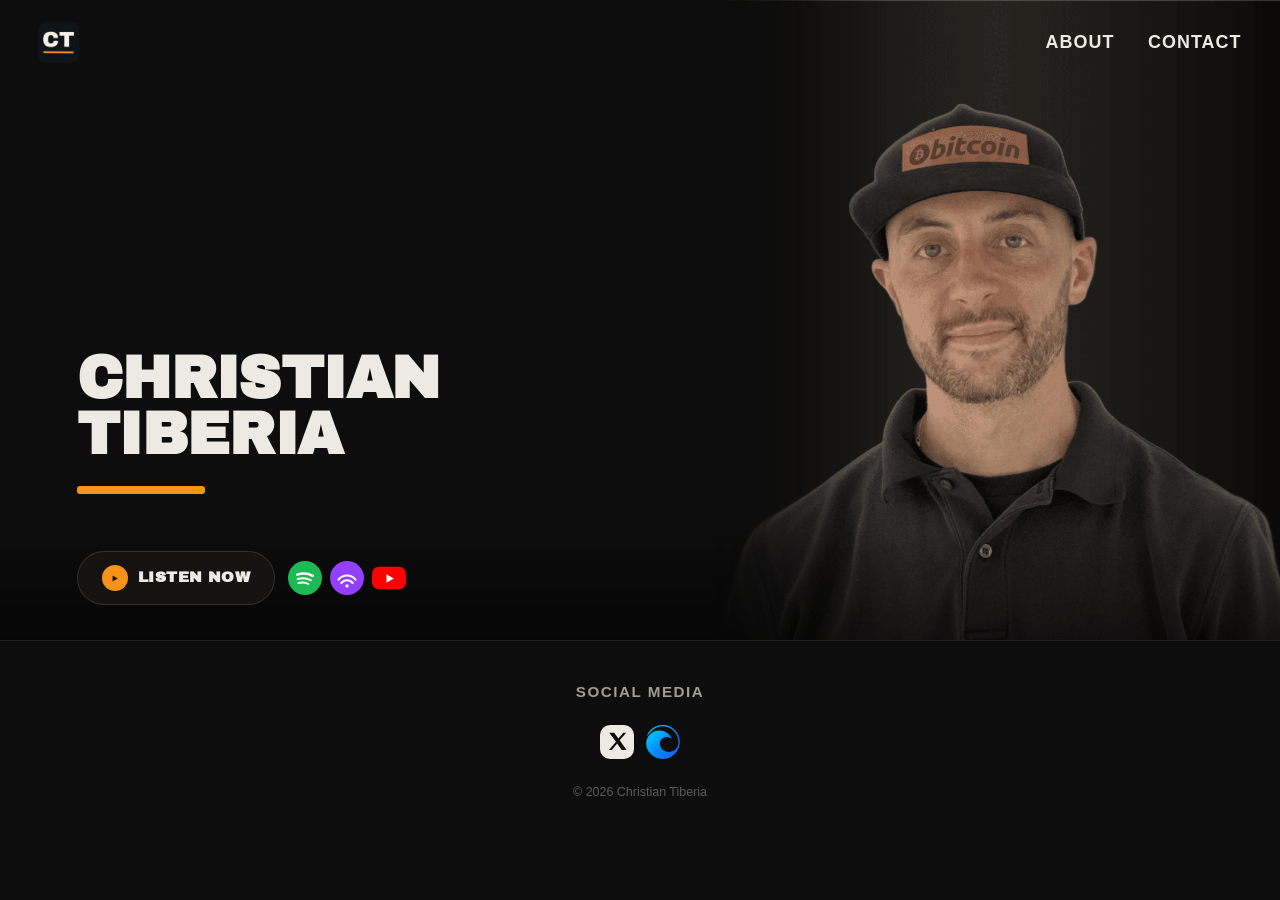
<file: index.html>
<!DOCTYPE html>
<html lang="en">
<head>
  <meta charset="UTF-8" />
  <meta name="viewport" content="width=device-width, initial-scale=1.0" />
  <title>Christian Tiberia</title>
  <link rel="icon" type="image/png" href="images/CT Monogram.png" />
  <link rel="stylesheet" href="style.css?v=23" />
  <link rel="preconnect" href="https://fonts.googleapis.com" />
  <link rel="preconnect" href="https://fonts.gstatic.com" crossorigin />
  <link href="https://fonts.googleapis.com/css2?family=Archivo+Black&display=swap" rel="stylesheet" />
  <style>
    .hero {
      position: relative;
      width: 100%;
      min-height: min(72vh, 640px);
      overflow: hidden;
      display: flex;
      flex-direction: column;
    }
    .hero-photo {
      position: absolute;
      top: 0; right: 0; bottom: 0;
      width: 44%;
      background-image: url("images/Christian Black.png");
      background-repeat: no-repeat;
      background-size: cover;
      background-position: center 14%;
      filter: sepia(0.4) saturate(1.15) brightness(0.85) contrast(1.05);
      -webkit-mask-image: linear-gradient(90deg, transparent 0%, black 30%);
      mask-image: linear-gradient(90deg, transparent 0%, black 30%);
    }
    .hero-main {
      position: relative;
      z-index: 2;
      flex: 1 1 auto;
      display: flex;
      flex-direction: column;
      justify-content: flex-end;
      width: 56%;
      max-width: 760px;
      padding: 0 1rem 2.2rem 6vw;
    }
    .hero-name {
      font-family: var(--font-display);
      font-weight: 900;
      color: var(--white);
      font-size: clamp(2.2rem, 4.6vw, 5.6rem);
      line-height: 0.95;
      letter-spacing: -0.01em;
    }
    .hero-main .rule {
      width: clamp(120px, 10vw, 220px);
      height: clamp(7px, .6vw, 11px);
      margin-top: clamp(1.1rem, 1.8vw, 2rem);
    }
    .hero-bottombar {
      position: relative;
      z-index: 2;
      flex: 0 0 auto;
      padding: 1.4rem 6vw 2.2rem;
      background: linear-gradient(0deg, rgba(0,0,0,.6) 0%, rgba(0,0,0,.25) 65%, transparent 100%);
      display: flex;
      flex-direction: column;
      gap: .9rem;
    }

    @media (max-width: 760px) {
      .hero { min-height: auto; }
      .site-nav { padding: .8rem 1.2rem; }
      .hero-photo {
        position: relative;
        width: 100%;
        aspect-ratio: 1080 / 691;
        height: auto;
        margin-top: 1.4rem;
        background-image: url("images/Christian Mobile Hero.png");
        background-position: center center;
        -webkit-mask-image: linear-gradient(180deg, black 92%, transparent 100%);
        mask-image: linear-gradient(180deg, black 92%, transparent 100%);
      }
      .hero-main {
        width: 100%;
        max-width: none;
        align-items: center;
        text-align: center;
        padding: 1.2rem 1.6rem 0;
      }
      .hero-main .rule { margin-left: auto; margin-right: auto; }
      .hero-bottombar {
        align-items: center;
        padding: .5rem 1.6rem 1.1rem;
        background: none;
      }
      .cta-row, .social-row { justify-content: center; }
    }
  </style>
</head>
<body>

<div class="hero">
  <nav class="site-nav">
    <a href="index.html" class="nav-mark"><img src="images/CT Monogram.png" alt="Christian Tiberia — home" /></a>
    <div class="nav-links">
      <a href="about.html">About</a>
      <a href="contact.html">Contact</a>
    </div>
  </nav>

  <div class="hero-photo"></div>

  <div class="hero-main">
    <div class="hero-name">CHRISTIAN<br>TIBERIA</div>
    <div class="rule"></div>
  </div>

  <div class="hero-bottombar">
    <div class="cta-row">
      <a class="btn-listen" href="https://open.spotify.com/show/033JaxbUq8nbgeIhdgVE8Z" target="_blank" rel="noopener">
        <span class="play"><svg width="12" height="12" viewBox="0 0 24 24"><path d="M8 5.5v13l11-6.5z" fill="#150e05"/></svg></span>
        LISTEN NOW
      </a>
      <div class="platform-icons">
        <a href="https://open.spotify.com/show/033JaxbUq8nbgeIhdgVE8Z" target="_blank" rel="noopener" aria-label="Listen on Spotify">
          <svg viewBox="0 0 24 24"><circle cx="12" cy="12" r="12" fill="#1DB954"/><path d="M6.5 9.6c3.8-1.1 8-.8 11 .9" stroke="#fff" stroke-width="1.7" fill="none" stroke-linecap="round"/><path d="M6.8 12.7c3.1-.8 6.6-.6 9.2.8" stroke="#fff" stroke-width="1.5" fill="none" stroke-linecap="round"/><path d="M7.2 15.6c2.5-.6 5.2-.5 7.2.6" stroke="#fff" stroke-width="1.3" fill="none" stroke-linecap="round"/></svg>
        </a>
        <a href="https://podcasts.apple.com/us/podcast/the-christian-tiberia-podcast/id6787177153" target="_blank" rel="noopener" aria-label="Listen on Apple Podcasts">
          <svg viewBox="0 0 24 24"><circle cx="12" cy="12" r="12" fill="#933FFE"/><path d="M8 15.5a5.2 5.2 0 0 1 8 0" stroke="#fff" stroke-width="1.5" fill="none" stroke-linecap="round"/><path d="M6 13.2a7.6 7.6 0 0 1 12 0" stroke="#fff" stroke-width="1.4" fill="none" stroke-linecap="round"/><circle cx="12" cy="17.6" r="1.15" fill="#fff"/></svg>
        </a>
        <a href="https://www.youtube.com/@christiantiberia" target="_blank" rel="noopener" aria-label="Watch on YouTube">
          <svg viewBox="0 0 24 24"><rect x="0" y="4" width="24" height="16" rx="5" fill="#FF0000"/><path d="M10.2 9.3l5.2 3-5.2 3z" fill="#fff"/></svg>
        </a>
      </div>
    </div>
  </div>
</div>

<footer>
  <div class="footer-social">
    <div class="social-label">Social Media</div>
    <div class="social-row">
      <a href="https://x.com/ChristianOnBTC" target="_blank" rel="noopener" aria-label="Follow on X">
        <svg viewBox="0 0 24 24"><rect width="24" height="24" rx="7" fill="#EDEAE4"/><path d="M6.5 5.4h3.5l3 4.1 3.5-4.1h2l-4.6 5.3 4.9 6.9h-3.5l-3.2-4.5-3.8 4.5h-2l5-5.8z" fill="#0d0d0d"/></svg>
      </a>
      <a href="https://primal.net/christian21" target="_blank" rel="noopener" aria-label="Follow on Primal">
        <svg viewBox="0 0 256 256" fill="none"><path d="M126.074 0C197.002 0 254.5 57.3076 254.5 128C254.5 198.692 197.002 256 126.074 256C75.7248 256 32.1444 227.122 11.0931 185.079C4.86518 172.071 1.5 157.454 1.5 142.08C1.5 86.9399 46.3488 42.24 101.673 42.24C142.165 42.24 177.044 66.1859 192.835 100.644C193.592 102.295 191.145 103.784 189.786 102.576C180.707 94.5057 168.735 89.6 155.612 89.6C127.24 89.6 104.241 112.523 104.241 140.8C104.241 142.967 104.378 145.103 104.64 147.2V147.225C110.662 184.32 139.646 202.88 173.591 202.88C207.536 202.88 235.873 179.014 242.663 147.2C243.691 140.952 244.226 134.538 244.226 128C244.226 62.9629 191.327 10.24 126.074 10.24C86.7456 10.24 51.9053 29.3909 30.4289 58.8467C29.9396 59.5178 29.3768 60.133 28.7518 60.6809C22.2725 66.362 16.4662 72.7876 11.4678 79.8236C10.119 81.7221 6.84452 80.2871 7.75432 78.1448C27.2579 32.2207 72.89 0 126.074 0Z" fill="url(#primal-g)"/><defs><linearGradient id="primal-g" x1="9.1334" y1="3.58879" x2="260.347" y2="255.639" gradientUnits="userSpaceOnUse"><stop stop-color="#00E0FF"/><stop offset="0.481323" stop-color="#0090F8"/><stop offset="1" stop-color="#2554ED"/></linearGradient></defs></svg>
      </a>
    </div>
  </div>
  <p>&copy; 2026 Christian Tiberia</p>
</footer>

</body>
</html>
</file>
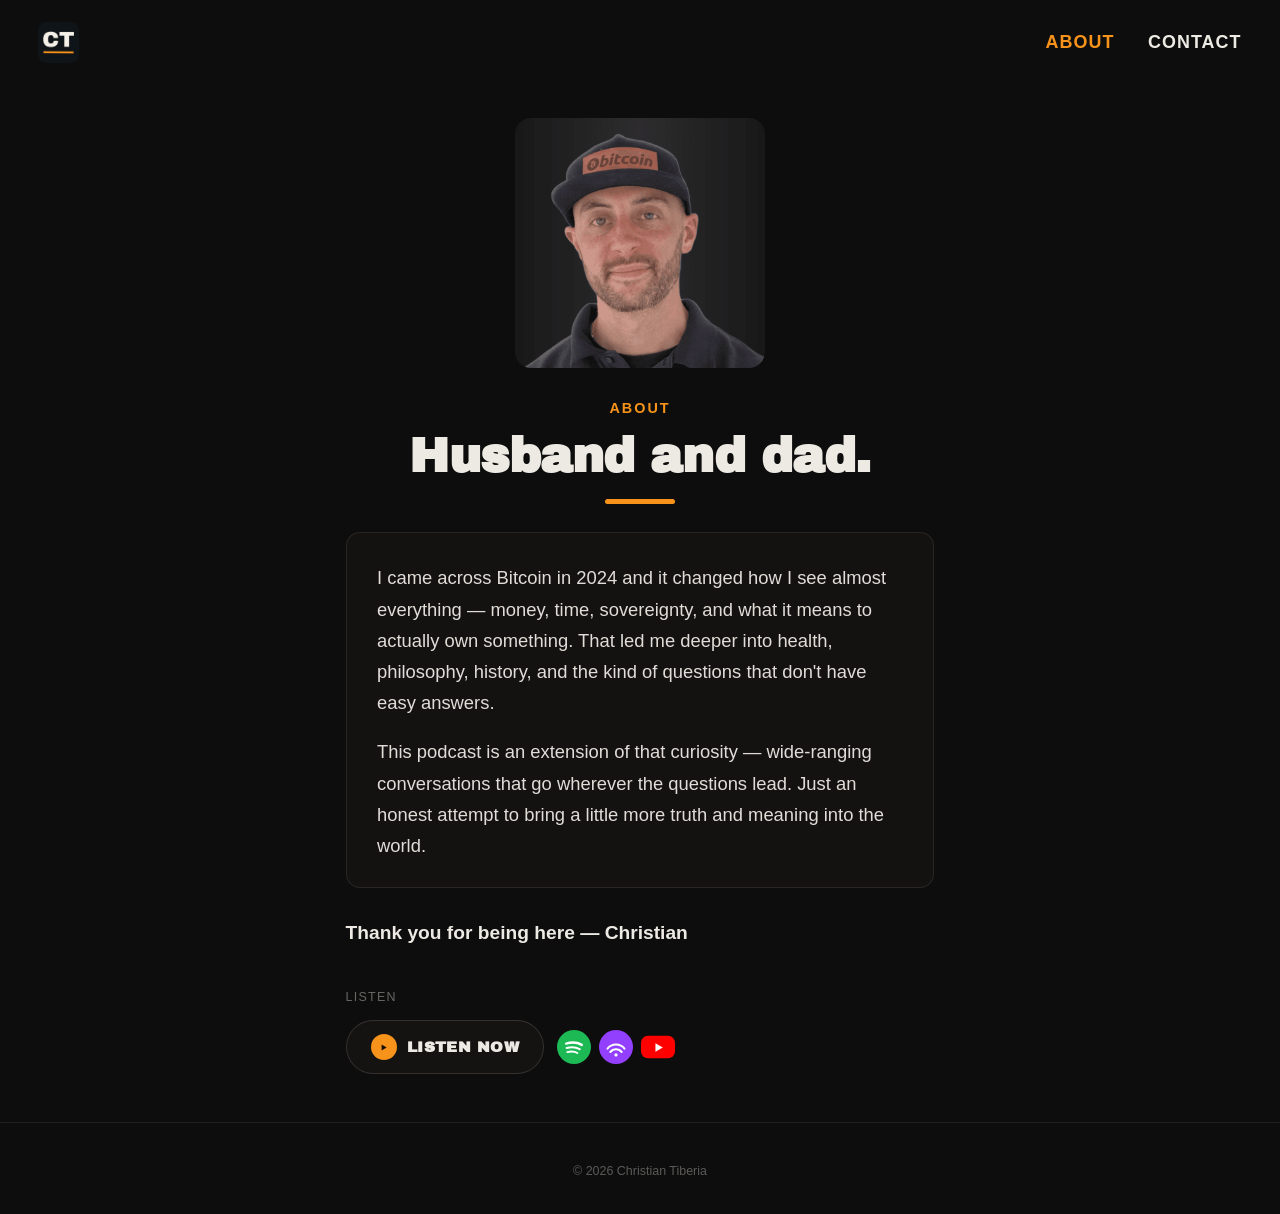
<file: about.html>
<!DOCTYPE html>
<html lang="en">
<head>
  <meta charset="UTF-8" />
  <meta name="viewport" content="width=device-width, initial-scale=1.0" />
  <title>About &mdash; Christian Tiberia</title>
  <link rel="icon" type="image/png" href="images/CT Monogram.png" />
  <link rel="stylesheet" href="style.css?v=23" />
  <link rel="preconnect" href="https://fonts.googleapis.com" />
  <link rel="preconnect" href="https://fonts.gstatic.com" crossorigin />
  <link href="https://fonts.googleapis.com/css2?family=Archivo+Black&display=swap" rel="stylesheet" />
  <style>
    .about-wrap {
      max-width: 640px;
      margin: 0 auto;
      padding: 2rem 1.6rem 3rem;
    }
    .about-photo {
      width: 100%;
      aspect-ratio: 1 / 1;
      max-width: 250px;
      margin: 0 auto 1.8rem;
      border-radius: 16px;
      background-image: url("images/Christian Black.png");
      background-size: 152%;
      background-position: center 35%;
      display: block;
    }
    .about-eyebrow {
      font-size: clamp(.9rem, 1.05vw, 1.1rem);
      letter-spacing: .14em;
      text-transform: uppercase;
      color: var(--orange);
      font-weight: 700;
      margin-bottom: .6rem;
      text-align: center;
    }
    .about-headline {
      font-family: var(--font-display);
      font-weight: 900;
      color: var(--white);
      font-size: clamp(1.9rem, 4.4vw, 3rem);
      line-height: 1.1;
      letter-spacing: -0.01em;
      text-align: center;
      margin-bottom: 1rem;
    }
    .about-wrap .rule { margin: 0 auto 1.8rem; }
    .about-body {
      background: #141210;
      border: 1px solid rgba(237,234,228,0.09);
      border-radius: 14px;
      padding: 1.8rem 1.9rem 1.6rem;
      margin-bottom: 1.8rem;
    }
    .about-body p {
      font-size: clamp(1.15rem, 1.4vw, 1.4rem);
      line-height: 1.7;
      font-weight: 500;
      color: rgba(237,234,228,0.94);
      margin-bottom: 1.1rem;
    }
    .about-body p:last-child { margin-bottom: 0; }
    .about-signoff {
      font-size: clamp(1.2rem, 1.4vw, 1.45rem);
      font-weight: 700;
      color: var(--white);
      margin-bottom: 2.4rem;
    }
    .about-cta-label {
      font-size: .78rem;
      letter-spacing: .1em;
      text-transform: uppercase;
      color: rgba(237,234,228,0.4);
      margin-bottom: .8rem;
    }
  </style>
</head>
<body>

<nav class="site-nav">
  <a href="index.html" class="nav-mark"><img src="images/CT Monogram.png" alt="Christian Tiberia — home" /></a>
  <div class="nav-links">
    <a href="about.html" aria-current="page">About</a>
    <a href="contact.html">Contact</a>
  </div>
</nav>

<div class="about-wrap">
  <div class="about-photo"></div>
  <div class="about-eyebrow">About</div>
  <div class="about-headline">Husband and dad.</div>
  <div class="rule"></div>

  <div class="about-body">
    <p>I came across Bitcoin in 2024 and it changed how I see almost everything &mdash; money, time, sovereignty, and what it means to actually own something. That led me deeper into health, philosophy, history, and the kind of questions that don't have easy answers.</p>
    <p>This podcast is an extension of that curiosity &mdash; wide-ranging conversations that go wherever the questions lead. Just an honest attempt to bring a little more truth and meaning into the world.</p>
  </div>
  <div class="about-signoff">Thank you for being here &mdash; Christian</div>

  <div class="about-cta-label">Listen</div>
  <div class="cta-row">
    <a class="btn-listen" href="https://open.spotify.com/show/033JaxbUq8nbgeIhdgVE8Z" target="_blank" rel="noopener">
      <span class="play"><svg width="12" height="12" viewBox="0 0 24 24"><path d="M8 5.5v13l11-6.5z" fill="#150e05"/></svg></span>
      LISTEN NOW
    </a>
    <div class="platform-icons">
      <a href="https://open.spotify.com/show/033JaxbUq8nbgeIhdgVE8Z" target="_blank" rel="noopener" aria-label="Listen on Spotify">
        <svg viewBox="0 0 24 24"><circle cx="12" cy="12" r="12" fill="#1DB954"/><path d="M6.5 9.6c3.8-1.1 8-.8 11 .9" stroke="#fff" stroke-width="1.7" fill="none" stroke-linecap="round"/><path d="M6.8 12.7c3.1-.8 6.6-.6 9.2.8" stroke="#fff" stroke-width="1.5" fill="none" stroke-linecap="round"/><path d="M7.2 15.6c2.5-.6 5.2-.5 7.2.6" stroke="#fff" stroke-width="1.3" fill="none" stroke-linecap="round"/></svg>
      </a>
      <a href="https://podcasts.apple.com/us/podcast/the-christian-tiberia-podcast/id6787177153" target="_blank" rel="noopener" aria-label="Listen on Apple Podcasts">
        <svg viewBox="0 0 24 24"><circle cx="12" cy="12" r="12" fill="#933FFE"/><path d="M8 15.5a5.2 5.2 0 0 1 8 0" stroke="#fff" stroke-width="1.5" fill="none" stroke-linecap="round"/><path d="M6 13.2a7.6 7.6 0 0 1 12 0" stroke="#fff" stroke-width="1.4" fill="none" stroke-linecap="round"/><circle cx="12" cy="17.6" r="1.15" fill="#fff"/></svg>
      </a>
      <a href="https://www.youtube.com/@christiantiberia" target="_blank" rel="noopener" aria-label="Watch on YouTube">
        <svg viewBox="0 0 24 24"><rect x="0" y="4" width="24" height="16" rx="5" fill="#FF0000"/><path d="M10.2 9.3l5.2 3-5.2 3z" fill="#fff"/></svg>
      </a>
    </div>
  </div>
</div>

<footer>
  <p>&copy; 2026 Christian Tiberia</p>
</footer>

</body>
</html>
</file>
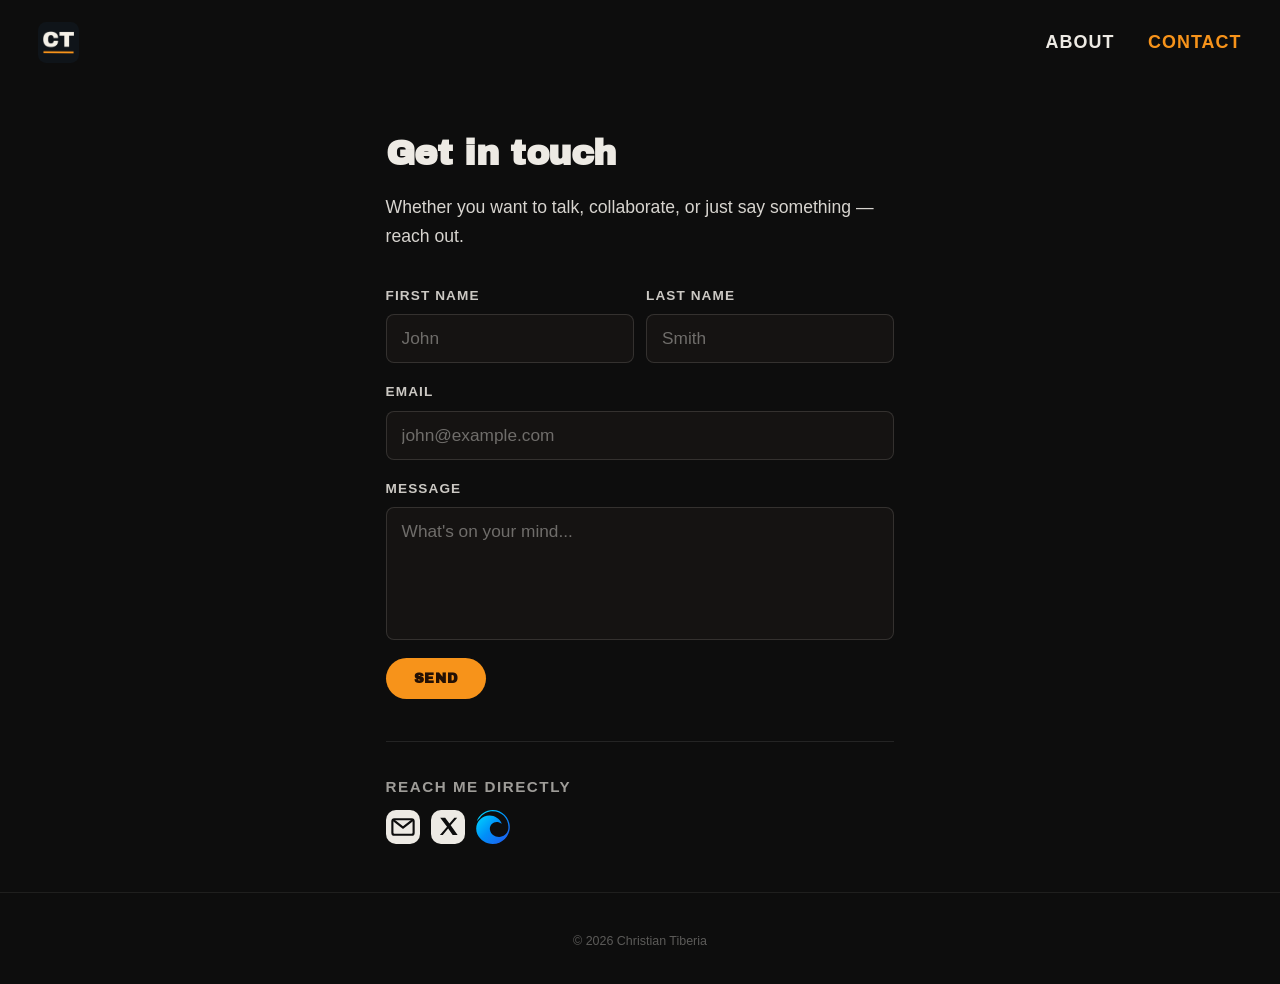
<file: contact.html>
<!DOCTYPE html>
<html lang="en">
<head>
  <meta charset="UTF-8" />
  <meta name="viewport" content="width=device-width, initial-scale=1.0" />
  <title>Contact &mdash; Christian Tiberia</title>
  <link rel="icon" type="image/png" href="images/CT Monogram.png" />
  <link rel="stylesheet" href="style.css?v=23" />
  <link rel="preconnect" href="https://fonts.googleapis.com" />
  <link rel="preconnect" href="https://fonts.gstatic.com" crossorigin />
  <link href="https://fonts.googleapis.com/css2?family=Archivo+Black&display=swap" rel="stylesheet" />
  <style>
    .contact-wrap {
      max-width: 560px;
      margin: 0 auto;
      padding: 2.4rem 1.6rem 3rem;
    }
    .contact-wrap h1 {
      font-family: var(--font-display);
      font-weight: 900;
      color: var(--white);
      font-size: clamp(1.7rem, 5vw, 2.2rem);
      letter-spacing: -0.01em;
      margin-bottom: .7rem;
    }
    .contact-wrap > p.dek {
      font-size: clamp(1.1rem, 1.3vw, 1.3rem);
      font-weight: 500;
      color: rgba(237,234,228,0.9);
      margin-bottom: 2.2rem;
      line-height: 1.6;
    }

    .form { display: flex; flex-direction: column; gap: 18px; }
    .row { display: grid; grid-template-columns: 1fr 1fr; gap: 12px; }
    .field { display: flex; flex-direction: column; gap: 7px; }
    .field label {
      font-size: .85rem;
      font-weight: 700;
      letter-spacing: .08em;
      text-transform: uppercase;
      color: rgba(237,234,228,0.85);
    }
    .field input, .field textarea {
      background: #151312;
      border: 1px solid rgba(237,234,228,0.14);
      color: var(--white);
      font-family: var(--font);
      font-size: 1.08rem;
      padding: 13px 15px;
      border-radius: 8px;
      outline: none;
      resize: none;
      width: 100%;
      transition: border-color .15s;
    }
    .field input::placeholder, .field textarea::placeholder { color: rgba(237,234,228,0.42); }
    .field input:focus, .field textarea:focus { border-color: var(--orange); }

    .submit-btn {
      align-self: flex-start;
      appearance: none;
      -webkit-appearance: none;
      background-color: #F7931A;
      background-image: none;
      color: var(--ink);
      font-family: var(--font-display);
      font-weight: 900;
      font-size: .85rem;
      letter-spacing: .05em;
      text-transform: uppercase;
      border: none;
      cursor: pointer;
      padding: 13px 28px;
      border-radius: 999px;
      transition: opacity .15s;
    }
    .submit-btn:hover { opacity: .85; }
    .submit-btn:disabled { opacity: .5; cursor: default; }

    .success { display: none; padding: 1.6rem 0; }
    .success strong {
      display: block;
      font-size: .72rem;
      font-weight: 700;
      letter-spacing: .1em;
      text-transform: uppercase;
      color: var(--orange);
      margin-bottom: 6px;
    }
    .success p { color: rgba(237,234,228,0.88); font-size: 1rem; }

    .direct {
      margin-top: 2.6rem;
      padding-top: 2rem;
      border-top: 1px solid rgba(237,234,228,0.1);
    }
    .direct .social-label { text-align: left; }

    @media (max-width: 480px) {
      .row { grid-template-columns: 1fr; }
    }
  </style>
</head>
<body>

<nav class="site-nav">
  <a href="index.html" class="nav-mark"><img src="images/CT Monogram.png" alt="Christian Tiberia — home" /></a>
  <div class="nav-links">
    <a href="about.html">About</a>
    <a href="contact.html" aria-current="page">Contact</a>
  </div>
</nav>

<div class="contact-wrap">
  <h1>Get in touch</h1>
  <p class="dek">Whether you want to talk, collaborate, or just say something &mdash; reach out.</p>

  <div class="success" id="success">
    <strong>Message received</strong>
    <p>I'll get back to you soon.</p>
  </div>

  <form class="form" id="contactForm"
        action="https://formspree.io/f/mykaeeyw"
        method="POST">
    <div class="row">
      <div class="field">
        <label for="firstName">First name</label>
        <input id="firstName" type="text" name="firstName" placeholder="John" required />
      </div>
      <div class="field">
        <label for="lastName">Last name</label>
        <input id="lastName" type="text" name="lastName" placeholder="Smith" required />
      </div>
    </div>
    <div class="field">
      <label for="email">Email</label>
      <input id="email" type="email" name="email" placeholder="john@example.com" required />
    </div>
    <div class="field">
      <label for="message">Message</label>
      <textarea id="message" name="message" rows="5" placeholder="What's on your mind..." required></textarea>
    </div>
    <div>
      <button type="submit" class="submit-btn" id="submitBtn" style="background-color:#F7931A;">Send</button>
    </div>
  </form>

  <div class="direct">
    <div class="social-label">Reach me directly</div>
    <div class="social-row">
      <a href="mailto:ctiberia13@gmail.com" aria-label="Email me">
        <svg viewBox="0 0 24 24"><rect width="24" height="24" rx="7" fill="#EDEAE4"/><rect x="4.5" y="6.5" width="15" height="11" rx="1.5" fill="none" stroke="#0d0d0d" stroke-width="1.5"/><path d="M5 7l7 5.5L19 7" stroke="#0d0d0d" stroke-width="1.5" fill="none" stroke-linecap="round" stroke-linejoin="round"/></svg>
      </a>
      <a href="https://x.com/ChristianOnBTC" target="_blank" rel="noopener" aria-label="Follow on X">
        <svg viewBox="0 0 24 24"><rect width="24" height="24" rx="7" fill="#EDEAE4"/><path d="M6.5 5.4h3.5l3 4.1 3.5-4.1h2l-4.6 5.3 4.9 6.9h-3.5l-3.2-4.5-3.8 4.5h-2l5-5.8z" fill="#0d0d0d"/></svg>
      </a>
      <a href="https://primal.net/christian21" target="_blank" rel="noopener" aria-label="Follow on Primal">
        <svg viewBox="0 0 256 256" fill="none"><path d="M126.074 0C197.002 0 254.5 57.3076 254.5 128C254.5 198.692 197.002 256 126.074 256C75.7248 256 32.1444 227.122 11.0931 185.079C4.86518 172.071 1.5 157.454 1.5 142.08C1.5 86.9399 46.3488 42.24 101.673 42.24C142.165 42.24 177.044 66.1859 192.835 100.644C193.592 102.295 191.145 103.784 189.786 102.576C180.707 94.5057 168.735 89.6 155.612 89.6C127.24 89.6 104.241 112.523 104.241 140.8C104.241 142.967 104.378 145.103 104.64 147.2V147.225C110.662 184.32 139.646 202.88 173.591 202.88C207.536 202.88 235.873 179.014 242.663 147.2C243.691 140.952 244.226 134.538 244.226 128C244.226 62.9629 191.327 10.24 126.074 10.24C86.7456 10.24 51.9053 29.3909 30.4289 58.8467C29.9396 59.5178 29.3768 60.133 28.7518 60.6809C22.2725 66.362 16.4662 72.7876 11.4678 79.8236C10.119 81.7221 6.84452 80.2871 7.75432 78.1448C27.2579 32.2207 72.89 0 126.074 0Z" fill="url(#primal-g)"/><defs><linearGradient id="primal-g" x1="9.1334" y1="3.58879" x2="260.347" y2="255.639" gradientUnits="userSpaceOnUse"><stop stop-color="#00E0FF"/><stop offset="0.481323" stop-color="#0090F8"/><stop offset="1" stop-color="#2554ED"/></linearGradient></defs></svg>
      </a>
    </div>
  </div>
</div>

<footer>
  <p>&copy; 2026 Christian Tiberia</p>
</footer>

<script>
  const form = document.getElementById('contactForm');
  const btn  = document.getElementById('submitBtn');
  form.addEventListener('submit', async (e) => {
    e.preventDefault();
    btn.textContent = 'Sending...';
    btn.disabled = true;
    try {
      const res = await fetch(form.action, {
        method: 'POST', body: new FormData(form),
        headers: { 'Accept': 'application/json' }
      });
      if (res.ok) {
        form.style.display = 'none';
        document.getElementById('success').style.display = 'block';
      } else {
        btn.textContent = 'Send';
        btn.disabled = false;
        alert('Something went wrong — email me directly at ctiberia13@gmail.com');
      }
    } catch (err) {
      btn.textContent = 'Send';
      btn.disabled = false;
      alert('Something went wrong — email me directly at ctiberia13@gmail.com');
    }
  });
</script>
</body>
</html>
</file>
<file: style.css>
*, *::before, *::after { box-sizing: border-box; margin: 0; padding: 0; }

:root {
  --black: #0d0d0d;
  --white: #EDEAE4;
  --orange: #F7931A;
  --dim: #9A9490;
  --ink: #241004;
  --font-display: 'Archivo Black', 'Arial Black', Arial, sans-serif;
  --font: -apple-system, BlinkMacSystemFont, 'Segoe UI', Helvetica, Arial, sans-serif;
}

html { scroll-behavior: smooth; }

html, body { overflow-x: hidden; }
body {
  background: var(--black);
  color: var(--white);
  font-family: var(--font);
  line-height: 1.65;
  -webkit-font-smoothing: antialiased;
  min-height: 100vh;
}

a { color: inherit; }

/* ---- shared nav ---- */
.site-nav {
  display: flex;
  align-items: center;
  justify-content: space-between;
  padding: 1.4rem clamp(1.6rem, 3vw, 3rem);
  position: relative;
  z-index: 3;
}
.nav-mark img { width: clamp(40px, 3.2vw, 64px); height: clamp(40px, 3.2vw, 64px); border-radius: 20%; display: block; }
.nav-links { display: flex; gap: clamp(1.7rem, 2.6vw, 3rem); }
.nav-links a {
  font-size: clamp(1rem, 1.4vw, 1.4rem);
  letter-spacing: .06em;
  text-transform: uppercase;
  font-weight: 700;
  color: var(--white);
  text-decoration: none;
  transition: color .15s;
}
.nav-links a:hover, .nav-links a[aria-current="page"] { color: var(--orange); }

/* ---- shared buttons / icon rows ---- */
.btn-listen {
  display: inline-flex;
  align-items: center;
  gap: clamp(10px, .7vw, 14px);
  background: #151312;
  border: 1px solid rgba(237, 234, 228, .14);
  color: var(--white);
  font-family: var(--font-display);
  font-weight: 900;
  font-size: clamp(.95rem, 1.15vw, 1.35rem);
  letter-spacing: .03em;
  padding: clamp(.8rem, 1vw, 1.15rem) clamp(1.5rem, 1.8vw, 2.1rem);
  border-radius: 999px;
  text-decoration: none;
  transition: border-color .15s;
}
.btn-listen:hover { border-color: rgba(237, 234, 228, .32); }
.btn-listen .play {
  width: clamp(26px, 2vw, 38px); height: clamp(26px, 2vw, 38px);
  border-radius: 50%;
  background: var(--orange);
  display: flex; align-items: center; justify-content: center;
  flex-shrink: 0;
}
.btn-listen .play svg { width: 42%; height: 42%; }

.cta-row { display: flex; align-items: center; gap: clamp(.8rem, 1vw, 1.2rem); flex-wrap: wrap; }
.platform-icons { display: flex; align-items: center; gap: clamp(.5rem, .6vw, .8rem); }
.platform-icons a { display: block; line-height: 0; transition: transform .15s; }
.platform-icons a:hover { transform: scale(1.08); }
.platform-icons svg { width: clamp(34px, 2.5vw, 48px); height: clamp(34px, 2.5vw, 48px); display: block; }

.social-label {
  font-size: .95rem;
  letter-spacing: .1em;
  text-transform: uppercase;
  font-weight: 700;
  color: rgba(237, 234, 228, .65);
  margin-bottom: .7rem;
}
.social-row { display: flex; align-items: center; gap: .7rem; }
.social-row a { display: block; line-height: 0; transition: transform .15s; }
.social-row a:hover { transform: scale(1.08); }
.social-row svg { width: 34px; height: 34px; display: block; }

.rule {
  width: clamp(70px, 5vw, 100px); height: clamp(5px, .35vw, 7px);
  background: var(--orange);
  border-radius: 3px;
}

/* ---- footer ---- */
footer {
  padding: 2.4rem 1.6rem 2rem;
  border-top: 1px solid rgba(237, 234, 228, .08);
  text-align: center;
}
footer p { font-size: .78rem; color: rgba(237, 234, 228, .35); }
.footer-social {
  display: flex;
  flex-direction: column;
  align-items: center;
  gap: .6rem;
  margin-bottom: 1.4rem;
}
.footer-social .social-row { justify-content: center; }

@media (max-width: 600px) {
  .site-nav { padding: 1rem 1.2rem; }
  .nav-links { gap: 1.1rem; }
}

@media (max-width: 420px) {
  .site-nav { padding: .85rem .9rem; }
  .nav-links { gap: 1rem; }
  .nav-links a { font-size: 1.05rem; letter-spacing: .03em; }
  .nav-mark img { width: 36px; height: 36px; }
}
</file>
